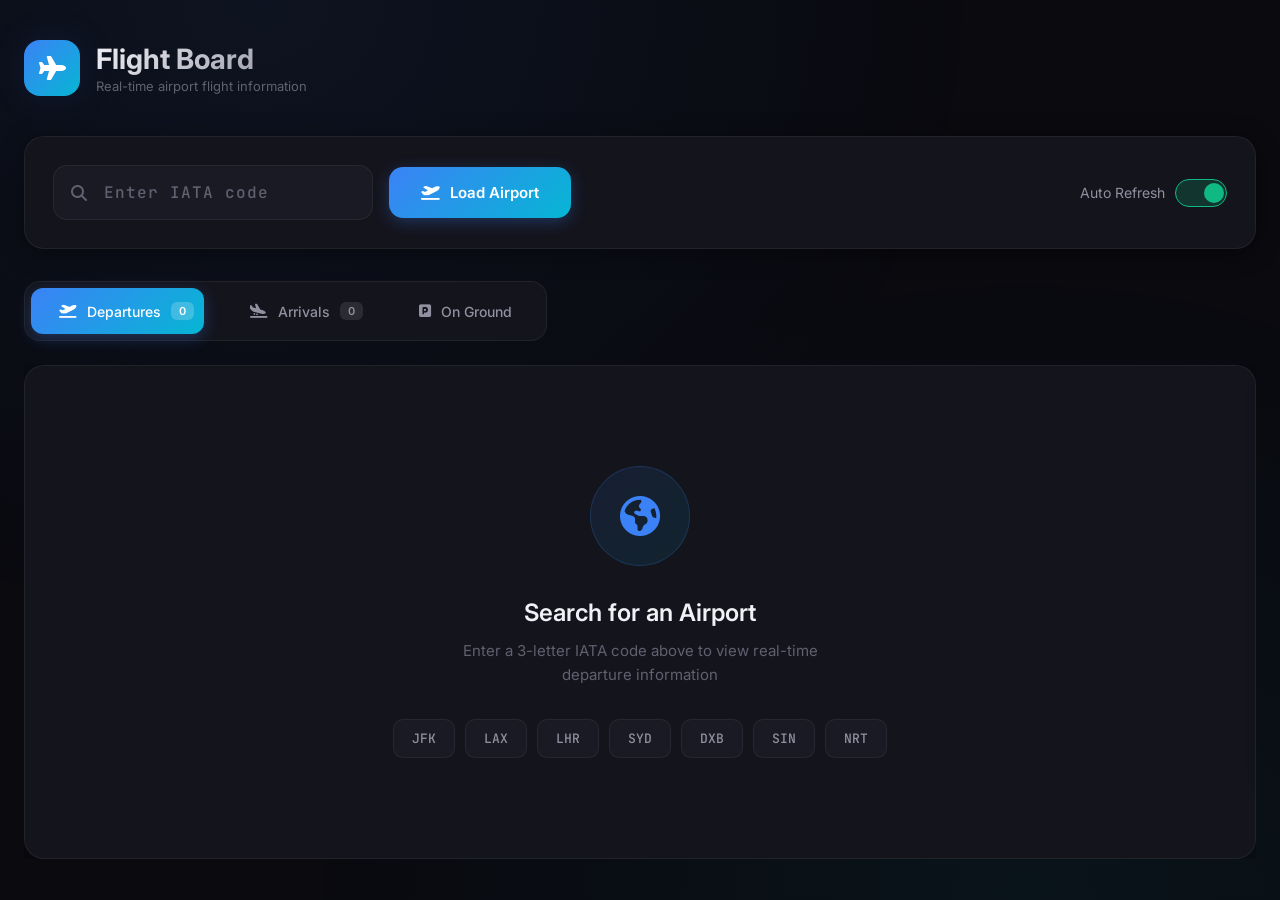
<file: index.html>
<!DOCTYPE html>
<html lang="en">
<head>
  <meta charset="UTF-8">
  <meta name="viewport" content="width=device-width, initial-scale=1.0">
  <title>Flight Board</title>
  <link href="https://fonts.googleapis.com/css2?family=JetBrains+Mono:wght@400;500;600&family=Inter:wght@300;400;500;600;700&display=swap" rel="stylesheet">
  <link rel="stylesheet" href="https://cdnjs.cloudflare.com/ajax/libs/font-awesome/6.5.1/css/all.min.css">
  <style>
    :root {
      --bg-primary: #0a0a0f;
      --bg-secondary: #12121a;
      --bg-tertiary: #1a1a24;
      --bg-card: #14141c;
      --text-primary: #f0f0f5;
      --text-secondary: #9090a0;
      --text-muted: #606070;
      --accent-blue: #3b82f6;
      --accent-cyan: #06b6d4;
      --accent-green: #10b981;
      --accent-yellow: #f59e0b;
      --accent-red: #ef4444;
      --border-color: rgba(255, 255, 255, 0.06);
      --shadow-soft: 0 4px 24px rgba(0, 0, 0, 0.4);
      --shadow-glow: 0 0 40px rgba(59, 130, 246, 0.1);
    }

    * { margin: 0; padding: 0; box-sizing: border-box; }

    body {
      font-family: 'Inter', -apple-system, BlinkMacSystemFont, sans-serif;
      background: var(--bg-primary);
      color: var(--text-primary);
      min-height: 100vh;
      overflow-x: hidden;
    }

    .bg-gradient {
      position: fixed;
      top: 0; left: 0; right: 0; bottom: 0;
      background: 
        radial-gradient(ellipse at 20% 0%, rgba(59, 130, 246, 0.08) 0%, transparent 50%),
        radial-gradient(ellipse at 80% 100%, rgba(6, 182, 212, 0.06) 0%, transparent 50%);
      pointer-events: none;
      z-index: 0;
    }

    .container {
      position: relative;
      z-index: 1;
      max-width: 1400px;
      margin: 0 auto;
      padding: 40px 24px;
    }

    /* Header */
    .header {
      display: flex;
      align-items: center;
      justify-content: space-between;
      margin-bottom: 40px;
      flex-wrap: wrap;
      gap: 20px;
    }

    .logo-section {
      display: flex;
      align-items: center;
      gap: 16px;
    }

    .logo-icon {
      width: 56px; height: 56px;
      background: linear-gradient(135deg, var(--accent-blue), var(--accent-cyan));
      border-radius: 16px;
      display: flex;
      align-items: center;
      justify-content: center;
      font-size: 24px;
      color: white;
      box-shadow: var(--shadow-glow);
      animation: pulse-glow 3s ease-in-out infinite;
    }

    @keyframes pulse-glow {
      0%, 100% { box-shadow: 0 0 20px rgba(59, 130, 246, 0.3); }
      50% { box-shadow: 0 0 40px rgba(59, 130, 246, 0.5); }
    }

    .logo-text h1 {
      font-size: 28px;
      font-weight: 700;
      background: linear-gradient(135deg, var(--text-primary), var(--text-secondary));
      -webkit-background-clip: text;
      -webkit-text-fill-color: transparent;
      background-clip: text;
    }

    .logo-text p {
      font-size: 13px;
      color: var(--text-muted);
      margin-top: 2px;
    }

    .live-indicator {
      display: none;
      align-items: center;
      gap: 8px;
      padding: 8px 16px;
      background: rgba(16, 185, 129, 0.1);
      border: 1px solid rgba(16, 185, 129, 0.2);
      border-radius: 100px;
      font-size: 13px;
      color: var(--accent-green);
      font-weight: 500;
    }

    .live-indicator.visible { display: flex; }

    .live-dot {
      width: 8px; height: 8px;
      background: var(--accent-green);
      border-radius: 50%;
      animation: blink 1.5s ease-in-out infinite;
    }

    @keyframes blink {
      0%, 100% { opacity: 1; }
      50% { opacity: 0.3; }
    }

    .refresh-timer {
      font-size: 12px;
      font-family: 'JetBrains Mono', monospace;
    }

    /* Search Section */
    .search-section {
      background: var(--bg-card);
      border: 1px solid var(--border-color);
      border-radius: 20px;
      padding: 28px;
      margin-bottom: 32px;
      box-shadow: var(--shadow-soft);
      transition: all 0.3s ease;
    }

    .search-section:hover {
      border-color: rgba(255, 255, 255, 0.1);
    }

    .search-row {
      display: flex;
      align-items: center;
      gap: 16px;
      flex-wrap: wrap;
    }

    .input-wrapper {
      position: relative;
      flex: 1;
      min-width: 200px;
      max-width: 320px;
    }

    .input-wrapper i {
      position: absolute;
      left: 18px;
      top: 50%;
      transform: translateY(-50%);
      color: var(--text-muted);
      font-size: 16px;
      transition: color 0.3s ease;
    }

    .input-wrapper input {
      width: 100%;
      padding: 16px 18px 16px 50px;
      font-size: 16px;
      font-family: 'JetBrains Mono', monospace;
      font-weight: 500;
      letter-spacing: 3px;
      text-transform: uppercase;
      background: var(--bg-tertiary);
      border: 1px solid var(--border-color);
      border-radius: 14px;
      color: var(--text-primary);
      outline: none;
      transition: all 0.3s ease;
    }

    .input-wrapper input::placeholder {
      color: var(--text-muted);
      letter-spacing: 1px;
      text-transform: none;
    }

    .input-wrapper input:focus {
      border-color: var(--accent-blue);
      box-shadow: 0 0 0 3px rgba(59, 130, 246, 0.1);
    }

    .input-wrapper:hover i,
    .input-wrapper input:focus + i {
      color: var(--accent-blue);
    }

    .btn {
      padding: 16px 32px;
      font-size: 15px;
      font-weight: 600;
      border: none;
      border-radius: 14px;
      cursor: pointer;
      display: flex;
      align-items: center;
      gap: 10px;
      transition: all 0.3s ease;
      font-family: inherit;
    }

    .btn-primary {
      background: linear-gradient(135deg, var(--accent-blue), var(--accent-cyan));
      color: white;
      box-shadow: 0 4px 16px rgba(59, 130, 246, 0.3);
    }

    .btn-primary:hover {
      transform: translateY(-2px);
      box-shadow: 0 6px 24px rgba(59, 130, 246, 0.4);
    }

    .btn-primary:active { transform: translateY(0); }

    .auto-refresh-toggle {
      display: flex;
      align-items: center;
      gap: 10px;
      margin-left: auto;
    }

    .auto-refresh-toggle > span {
      font-size: 14px;
      color: var(--text-secondary);
    }

    .toggle-switch {
      position: relative;
      width: 52px; height: 28px;
      cursor: pointer;
      display: inline-block;
    }

    .toggle-switch input { opacity: 0; width: 0; height: 0; }

    .toggle-slider {
      position: absolute;
      inset: 0;
      background: var(--bg-tertiary);
      border: 1px solid var(--border-color);
      border-radius: 100px;
      transition: all 0.3s ease;
    }

    .toggle-slider::before {
      content: '';
      position: absolute;
      width: 20px; height: 20px;
      left: 4px;
      top: 50%;
      transform: translateY(-50%);
      background: var(--text-muted);
      border-radius: 50%;
      transition: all 0.3s ease;
    }

    .toggle-switch input:checked + .toggle-slider {
      background: rgba(16, 185, 129, 0.2);
      border-color: var(--accent-green);
    }

    .toggle-switch input:checked + .toggle-slider::before {
      left: 28px;
      background: var(--accent-green);
    }

    /* Tabs with sliding indicator */
    .tabs-wrapper {
      margin-bottom: 24px;
    }

    .tabs-container {
      display: inline-flex;
      align-items: center;
      gap: 0;
      background: var(--bg-card);
      padding: 6px;
      border-radius: 16px;
      border: 1px solid var(--border-color);
      position: relative;
    }

    .tab-slider {
      position: absolute;
      top: 6px;
      left: 6px;
      height: calc(100% - 12px);
      background: linear-gradient(135deg, var(--accent-blue), var(--accent-cyan));
      border-radius: 12px;
      transition: all 0.4s cubic-bezier(0.4, 0, 0.2, 1);
      box-shadow: 0 4px 16px rgba(59, 130, 246, 0.3);
      z-index: 0;
    }

    .tab {
      padding: 14px 28px;
      font-size: 14px;
      font-weight: 500;
      color: var(--text-secondary);
      background: transparent;
      border: none;
      border-radius: 12px;
      cursor: pointer;
      display: flex;
      align-items: center;
      gap: 10px;
      transition: color 0.3s ease;
      font-family: inherit;
      position: relative;
      z-index: 1;
    }

    .tab:hover { color: var(--text-primary); }
    .tab.active { color: white; }

    .tab-count {
      padding: 2px 8px;
      font-size: 11px;
      font-weight: 600;
      background: rgba(255, 255, 255, 0.1);
      border-radius: 6px;
      transition: background 0.3s ease;
    }

    .tab.active .tab-count { background: rgba(255, 255, 255, 0.2); }

    /* Panels with sliding animation */
    .panels-container {
      position: relative;
      overflow: hidden;
    }

    .panels-track {
      display: flex;
      transition: transform 0.5s cubic-bezier(0.4, 0, 0.2, 1);
    }

    .panel {
      min-width: 100%;
      opacity: 0.5;
      transform: scale(0.98);
      transition: opacity 0.4s ease, transform 0.4s ease;
    }

    .panel.active {
      opacity: 1;
      transform: scale(1);
    }

    /* Table Container */
    .table-container {
      background: var(--bg-card);
      border: 1px solid var(--border-color);
      border-radius: 20px;
      overflow: hidden;
      box-shadow: var(--shadow-soft);
    }

    /* Table */
    table { width: 100%; border-collapse: collapse; }

    thead { background: var(--bg-tertiary); }

    th {
      padding: 18px 20px;
      text-align: left;
      font-size: 12px;
      font-weight: 600;
      color: var(--text-muted);
      text-transform: uppercase;
      letter-spacing: 1px;
      border-bottom: 1px solid var(--border-color);
    }

    tbody tr {
      border-bottom: 1px solid var(--border-color);
      transition: all 0.3s ease;
      animation: rowSlideIn 0.4s ease backwards;
    }

    tbody tr:last-child { border-bottom: none; }
    tbody tr:hover { background: rgba(59, 130, 246, 0.05); }

    @keyframes rowSlideIn {
      from { opacity: 0; transform: translateX(-20px); }
      to { opacity: 1; transform: translateX(0); }
    }

    td {
      padding: 18px 20px;
      font-size: 14px;
      color: var(--text-primary);
    }

    .flight-number {
      font-family: 'JetBrains Mono', monospace;
      font-weight: 600;
      color: var(--accent-blue);
      font-size: 15px;
    }

    .airline-cell {
      display: flex;
      align-items: center;
      gap: 12px;
    }

    .airline-logo {
      width: 36px; height: 36px;
      background: var(--bg-tertiary);
      border-radius: 10px;
      display: flex;
      align-items: center;
      justify-content: center;
      font-size: 12px;
      color: var(--accent-cyan);
      font-weight: 600;
      font-family: 'JetBrains Mono', monospace;
    }

    .airport-code {
      font-family: 'JetBrains Mono', monospace;
      font-weight: 500;
      padding: 6px 12px;
      background: var(--bg-tertiary);
      border-radius: 8px;
      font-size: 13px;
      display: inline-block;
    }

    .aircraft-reg {
      font-family: 'JetBrains Mono', monospace;
      color: var(--text-secondary);
      font-size: 13px;
    }

    /* Status Badges */
    .status-badge {
      padding: 6px 14px;
      border-radius: 100px;
      font-size: 12px;
      font-weight: 600;
      display: inline-flex;
      align-items: center;
      gap: 6px;
      text-transform: capitalize;
    }

    .status-scheduled { background: rgba(16, 185, 129, 0.15); color: var(--accent-green); }
    .status-delayed { background: rgba(245, 158, 11, 0.15); color: var(--accent-yellow); }
    .status-cancelled { background: rgba(255, 5, 5, 0.15); color: var(--accent-red); }
    .status-en-route { background: rgba(59, 130, 246, 0.15); color: var(--accent-blue); }
    .status-unknown { background: var(--bg-tertiary); color: var(--text-muted); }

    .status-dot {
      width: 6px; height: 6px;
      border-radius: 50%;
      background: currentColor;
    }

    /* Ground Stats */
    .ground-stats {
      display: grid;
      grid-template-columns: repeat(auto-fit, minmax(200px, 1fr));
      gap: 20px;
      padding: 24px;
    }

    .stat-card {
      background: var(--bg-tertiary);
      border: 1px solid var(--border-color);
      border-radius: 16px;
      padding: 24px;
      text-align: center;
      transition: all 0.3s ease;
    }

    .stat-card:hover {
      transform: translateY(-4px);
      border-color: rgba(59, 130, 246, 0.3);
      box-shadow: 0 8px 32px rgba(59, 130, 246, 0.1);
    }

    .stat-icon {
      width: 48px; height: 48px;
      margin: 0 auto 16px;
      background: linear-gradient(135deg, var(--accent-blue), var(--accent-cyan));
      border-radius: 14px;
      display: flex;
      align-items: center;
      justify-content: center;
      font-size: 20px;
      color: white;
    }

    .stat-value {
      font-size: 36px;
      font-weight: 700;
      color: var(--text-primary);
      font-family: 'JetBrains Mono', monospace;
    }

    .stat-label {
      font-size: 13px;
      color: var(--text-muted);
      margin-top: 8px;
      text-transform: uppercase;
      letter-spacing: 1px;
    }

    /* Loading State */
    .loading-container {
      padding: 80px 20px;
      text-align: center;
    }

    .loading-spinner {
      width: 48px; height: 48px;
      margin: 0 auto 20px;
      border: 3px solid var(--bg-tertiary);
      border-top-color: var(--accent-blue);
      border-radius: 50%;
      animation: spin 1s linear infinite;
    }

    @keyframes spin { to { transform: rotate(360deg); } }

    .loading-text { color: var(--text-secondary); font-size: 14px; }

    /* Empty State */
    .empty-state {
      padding: 80px 20px;
      text-align: center;
    }

    .empty-icon {
      width: 80px; height: 80px;
      margin: 0 auto 24px;
      background: var(--bg-tertiary);
      border-radius: 50%;
      display: flex;
      align-items: center;
      justify-content: center;
      font-size: 32px;
      color: var(--text-muted);
    }

    .empty-title {
      font-size: 18px;
      font-weight: 600;
      color: var(--text-primary);
      margin-bottom: 8px;
    }

    .empty-text { color: var(--text-muted); font-size: 14px; }

    /* Initial State */
    .initial-state {
      padding: 100px 20px;
      text-align: center;
    }

    .initial-icon {
      width: 100px; height: 100px;
      margin: 0 auto 32px;
      background: linear-gradient(135deg, rgba(59, 130, 246, 0.1), rgba(6, 182, 212, 0.1));
      border: 1px solid rgba(59, 130, 246, 0.2);
      border-radius: 50%;
      display: flex;
      align-items: center;
      justify-content: center;
      font-size: 40px;
      color: var(--accent-blue);
      animation: float 3s ease-in-out infinite;
    }

    @keyframes float {
      0%, 100% { transform: translateY(0); }
      50% { transform: translateY(-10px); }
    }

    .initial-title {
      font-size: 24px;
      font-weight: 600;
      color: var(--text-primary);
      margin-bottom: 12px;
    }

    .initial-text {
      color: var(--text-muted);
      font-size: 15px;
      max-width: 400px;
      margin: 0 auto;
      line-height: 1.6;
    }

    /* Popular Airports */
    .popular-airports {
      margin-top: 32px;
      display: flex;
      flex-wrap: wrap;
      justify-content: center;
      gap: 10px;
    }

    .popular-btn {
      padding: 10px 18px;
      font-size: 13px;
      font-family: 'JetBrains Mono', monospace;
      font-weight: 500;
      background: var(--bg-tertiary);
      border: 1px solid var(--border-color);
      border-radius: 10px;
      color: var(--text-secondary);
      cursor: pointer;
      transition: all 0.3s ease;
    }

    .popular-btn:hover {
      background: var(--accent-blue);
      border-color: var(--accent-blue);
      color: white;
      transform: translateY(-2px);
    }

    /* Toast */
    .toast {
      position: fixed;
      bottom: 24px;
      right: 24px;
      padding: 16px 24px;
      background: var(--bg-card);
      border: 1px solid var(--accent-red);
      border-radius: 14px;
      color: var(--text-primary);
      font-size: 14px;
      display: flex;
      align-items: center;
      gap: 12px;
      box-shadow: var(--shadow-soft);
      transform: translateY(100px);
      opacity: 0;
      transition: all 0.4s ease;
      z-index: 1000;
    }

    .toast.show { transform: translateY(0); opacity: 1; }
    .toast i { color: var(--accent-red); font-size: 18px; }

    /* Responsive */
    @media (max-width: 768px) {
      .container { padding: 20px 16px; }
      .header { flex-direction: column; align-items: flex-start; }
      .search-row { flex-direction: column; align-items: stretch; }
      .input-wrapper { max-width: 100%; }
      .auto-refresh-toggle { margin-left: 0; justify-content: space-between; }
      .tabs-container { width: 100%; overflow-x: auto; }
      .tab { padding: 12px 16px; white-space: nowrap; font-size: 13px; }
      table { font-size: 13px; }
      th, td { padding: 14px 12px; }
      .airline-cell { flex-direction: column; align-items: flex-start; gap: 6px; }
      .stat-card { padding: 20px; }
      .stat-value { font-size: 28px; }
    }
  </style>
</head>
<body>
  <div class="bg-gradient"></div>

  <div class="container">
    <!-- Header -->
    <header class="header">
      <div class="logo-section">
        <div class="logo-icon"><i class="fas fa-plane"></i></div>
        <div class="logo-text">
          <h1>Flight Board</h1>
          <p>Real-time airport flight information</p>
        </div>
      </div>
      <div class="live-indicator" id="liveIndicator">
        <span class="live-dot"></span>
        <span>Live Data</span>
        <span class="refresh-timer" id="refreshTimer"></span>
      </div>
    </header>

    <!-- Search Section -->
    <section class="search-section">
      <div class="search-row">
        <div class="input-wrapper">
          <input type="text" id="airportInput" placeholder="Enter IATA code" maxlength="3" autocomplete="off">
          <i class="fas fa-search"></i>
        </div>
        <button class="btn btn-primary" onclick="loadAirport()">
          <i class="fas fa-plane-departure"></i>
          Load Airport
        </button>
        <div class="auto-refresh-toggle">
          <span>Auto Refresh</span>
          <label class="toggle-switch">
            <input type="checkbox" id="autoRefreshToggle" checked onchange="toggleAutoRefresh()">
            <span class="toggle-slider"></span>
          </label>
        </div>
      </div>
    </section>

    <!-- Tabs -->
    <div class="tabs-wrapper">
      <div class="tabs-container" id="tabsContainer">
        <div class="tab-slider" id="tabSlider"></div>
        <button class="tab active" data-index="0" onclick="switchTab(0)">
          <i class="fas fa-plane-departure"></i>
          Departures
          <span class="tab-count" id="departuresCount">0</span>
        </button>
        <button class="tab" data-index="1" onclick="switchTab(1)">
          <i class="fas fa-plane-arrival"></i>
          Arrivals
          <span class="tab-count" id="arrivalsCount">0</span>
        </button>
        <button class="tab" data-index="2" onclick="switchTab(2)">
          <i class="fas fa-parking"></i>
          On Ground
        </button>
      </div>
    </div>

    <!-- Panels -->
    <div class="panels-container">
      <div class="panels-track" id="panelsTrack">
        <!-- Departures Panel -->
        <div class="panel active" id="departuresPanel">
          <div class="table-container">
            <div class="initial-state" id="departuresInitial">
              <div class="initial-icon"><i class="fas fa-globe-americas"></i></div>
              <h2 class="initial-title">Search for an Airport</h2>
              <p class="initial-text">Enter a 3-letter IATA code above to view real-time departure information</p>
              <div class="popular-airports">
                <button class="popular-btn" onclick="quickLoad('JFK')">JFK</button>
                <button class="popular-btn" onclick="quickLoad('LAX')">LAX</button>
                <button class="popular-btn" onclick="quickLoad('LHR')">LHR</button>
                <button class="popular-btn" onclick="quickLoad('SYD')">SYD</button>
                <button class="popular-btn" onclick="quickLoad('DXB')">DXB</button>
                <button class="popular-btn" onclick="quickLoad('SIN')">SIN</button>
                <button class="popular-btn" onclick="quickLoad('NRT')">NRT</button>
              </div>
            </div>
            <div id="departuresContent"></div>
          </div>
        </div>

        <!-- Arrivals Panel -->
        <div class="panel" id="arrivalsPanel">
          <div class="table-container">
            <div class="initial-state" id="arrivalsInitial">
              <div class="initial-icon"><i class="fas fa-globe-americas"></i></div>
              <h2 class="initial-title">Search for an Airport</h2>
              <p class="initial-text">Enter a 3-letter IATA code above to view real-time arrival information</p>
            </div>
            <div id="arrivalsContent"></div>
          </div>
        </div>

        <!-- Ground Panel -->
        <div class="panel" id="groundPanel">
          <div class="table-container">
            <div class="initial-state" id="groundInitial">
              <div class="initial-icon"><i class="fas fa-globe-americas"></i></div>
              <h2 class="initial-title">Search for an Airport</h2>
              <p class="initial-text">Enter a 3-letter IATA code above to view aircraft currently on ground</p>
            </div>
            <div id="groundContent"></div>
          </div>
        </div>
      </div>
    </div>
  </div>

  <!-- Toast -->
  <div class="toast" id="toast">
    <i class="fas fa-exclamation-circle"></i>
    <span id="toastMessage">Error occurred</span>
  </div>

  <script>
    const API = "https://api.flightradar24.com/common/v1/airport.json";
    let currentCode = null;
    let countdown = 60;
    let countdownInterval = null;
    let currentTab = 0;

    // Initialize
    document.getElementById('airportInput').addEventListener('keypress', (e) => {
      if (e.key === 'Enter') loadAirport();
    });

    // Update slider position on load
    updateSlider();

    function updateSlider() {
      const tabs = document.querySelectorAll('.tab');
      const slider = document.getElementById('tabSlider');
      const activeTab = tabs[currentTab];
      
      if (activeTab && slider) {
        slider.style.width = activeTab.offsetWidth + 'px';
        slider.style.left = (activeTab.offsetLeft) + 'px';
      }
    }

    function switchTab(index) {
      currentTab = index;
      const tabs = document.querySelectorAll('.tab');
      const panels = document.querySelectorAll('.panel');
      const track = document.getElementById('panelsTrack');

      // Update tabs
      tabs.forEach((tab, i) => {
        tab.classList.toggle('active', i === index);
      });

      // Update panels
      panels.forEach((panel, i) => {
        panel.classList.toggle('active', i === index);
      });

      // Slide the track
      track.style.transform = `translateX(-${index * 100}%)`;

      // Update slider
      updateSlider();
    }

    function quickLoad(code) {
      document.getElementById('airportInput').value = code;
      loadAirport();
    }

    function showToast(message) {
      const toast = document.getElementById('toast');
      document.getElementById('toastMessage').textContent = message;
      toast.classList.add('show');
      setTimeout(() => toast.classList.remove('show'), 4000);
    }

    function showLoading() {
      return `
        <div class="loading-container">
          <div class="loading-spinner"></div>
          <p class="loading-text">Loading flight data...</p>
        </div>
      `;
    }

    function showEmpty(message) {
      return `
        <div class="empty-state">
          <div class="empty-icon"><i class="fas fa-plane-slash"></i></div>
          <h3 class="empty-title">No Flights Found</h3>
          <p class="empty-text">${message}</p>
        </div>
      `;
    }

    function toggleAutoRefresh() {
      const checked = document.getElementById('autoRefreshToggle').checked;
      if (checked && currentCode) {
        startAutoRefresh();
      } else {
        stopAutoRefresh();
      }
    }

    function startAutoRefresh() {
      stopAutoRefresh();
      countdown = 60;
      updateRefreshTimer();

      countdownInterval = setInterval(() => {
        countdown--;
        updateRefreshTimer();
        if (countdown <= 0) {
          countdown = 60;
          if (currentCode) loadAirportData(currentCode, false);
        }
      }, 1000);
    }

    function stopAutoRefresh() {
      if (countdownInterval) clearInterval(countdownInterval);
      document.getElementById('refreshTimer').textContent = '';
    }

    function updateRefreshTimer() {
      document.getElementById('refreshTimer').textContent = `(${countdown}s)`;
    }

    async function loadAirport() {
      const code = document.getElementById("airportInput").value.trim().toUpperCase();

      if (code.length !== 3) {
        showToast("Please enter a valid 3-letter IATA code");
        return;
      }

      currentCode = code;
      document.getElementById('liveIndicator').classList.add('visible');

      if (document.getElementById('autoRefreshToggle').checked) {
        startAutoRefresh();
      }

      await loadAirportData(code, true);
    }

    async function loadAirportData(code, showLoadingState) {
      // Hide initial states
      document.getElementById('departuresInitial').style.display = 'none';
      document.getElementById('arrivalsInitial').style.display = 'none';
      document.getElementById('groundInitial').style.display = 'none';

      if (showLoadingState) {
        document.getElementById("departuresContent").innerHTML = showLoading();
        document.getElementById("arrivalsContent").innerHTML = showLoading();
        document.getElementById("groundContent").innerHTML = showLoading();
      }

      try {
        await Promise.all([
          loadDepartures(code),
          loadArrivals(code),
          loadGround(code)
        ]);
      } catch (err) {
        console.error(err);
        showToast("Request failed - likely CORS restriction from FlightRadar24");
      }
    }

    async function loadDepartures(code) {
      const url = `${API}?code=${code}&plugin[]=schedule&plugin-setting[schedule][mode]=departures`;
      try {
        const res = await fetch(url);
        const json = await res.json();
        const flights = json?.result?.response?.airport?.pluginData?.schedule?.departures?.data || [];

        document.getElementById('departuresCount').textContent = flights.length;
        document.getElementById("departuresContent").innerHTML =
          flights.length ? buildTable(flights, "departure") : showEmpty("No departures scheduled at this time");
      } catch (e) {
        document.getElementById("departuresContent").innerHTML = showEmpty("Failed to load departures");
      }
    }

    async function loadArrivals(code) {
      const url = `${API}?code=${code}&plugin[]=schedule&plugin-setting[schedule][mode]=arrivals`;
      try {
        const res = await fetch(url);
        const json = await res.json();
        const flights = json?.result?.response?.airport?.pluginData?.schedule?.arrivals?.data || [];

        document.getElementById('arrivalsCount').textContent = flights.length;
        document.getElementById("arrivalsContent").innerHTML =
          flights.length ? buildTable(flights, "arrival") : showEmpty("No arrivals scheduled at this time");
      } catch (e) {
        document.getElementById("arrivalsContent").innerHTML = showEmpty("Failed to load arrivals");
      }
    }

    async function loadGround(code) {
      const url = `${API}?code=${code}&plugin[]=schedule`;
      try {
        const res = await fetch(url);
        const json = await res.json();
        const count = json?.result?.response?.airport?.pluginData?.aircraftCount;

        if (!count) {
          document.getElementById("groundContent").innerHTML = showEmpty("No ground data available");
          return;
        }

        document.getElementById("groundContent").innerHTML = `
          <div class="ground-stats">
            <div class="stat-card">
              <div class="stat-icon"><i class="fas fa-plane"></i></div>
              <div class="stat-value">${count.onGround?.total || 0}</div>
              <div class="stat-label">Total on Ground</div>
            </div>
            <div class="stat-card">
              <div class="stat-icon"><i class="fas fa-eye"></i></div>
              <div class="stat-value">${count.onGround?.visible || 0}</div>
              <div class="stat-label">Visible Aircraft</div>
            </div>
            <div class="stat-card">
              <div class="stat-icon"><i class="fas fa-parking"></i></div>
              <div class="stat-value">${count.ground || 0}</div>
              <div class="stat-label">Parked</div>
            </div>
          </div>
        `;
      } catch (e) {
        document.getElementById("groundContent").innerHTML = showEmpty("Failed to load ground data");
      }
    }

    function getStatusClass(status) {
      const s = status.toLowerCase();
      if (s.includes('scheduled') || s.includes('on time') || s.includes('landed') || s.includes('arrived')) {
        return 'status-scheduled';
      }
      if (s.includes('delayed') || s.includes('late')) {
        return 'status-delayed';
      }
      if (s.includes('cancelled') || s.includes('diverted')) {
        return 'status-cancelled';
      }
      if (s.includes('en route') || s.includes('airborne') || s.includes('taxiing') || s.includes('boarding')) {
        return 'status-en-route';
      }
      return 'status-unknown';
    }

    function buildTable(flights, type) {
      const rows = flights.map((entry, index) => {
        const f = entry.flight;
        const flightNo = f.identification?.number?.default || f.identification?.callsign || "—";
        const airline = f.airline?.short || f.airline?.name || f.owner?.name || "—";
        const airlineCode = airline.substring(0, 2).toUpperCase();
        const airport = type === "arrival" ? f.airport?.origin?.code?.iata : f.airport?.destination?.code?.iata;
        const aircraft = f.aircraft?.registration || "—";
        const status = f.status?.text || "—";
        const statusClass = getStatusClass(status);

        return `<tr style="animation-delay: ${index * 0.03}s">
          <td><span class="flight-number">${flightNo}</span></td>
          <td>
            <div class="airline-cell">
              <div class="airline-logo">${airlineCode}</div>
              <span>${airline}</span>
            </div>
          </td>
          <td><span class="airport-code">${airport || "—"}</span></td>
          <td><span class="aircraft-reg">${aircraft}</span></td>
          <td>
            <span class="status-badge ${statusClass}">
              <span class="status-dot"></span>
              ${status}
            </span>
          </td>
        </tr>`;
      }).join("");

      return `
        <table>
          <thead>
            <tr>
              <th>Flight</th>
              <th>Airline</th>
              <th>${type === "arrival" ? "From" : "To"}</th>
              <th>Aircraft</th>
              <th>Status</th>
            </tr>
          </thead>
          <tbody>${rows}</tbody>
        </table>
      `;
    }

    // Handle window resize for slider
    window.addEventListener('resize', updateSlider);
  </script>
</body>
</html>
</file>
